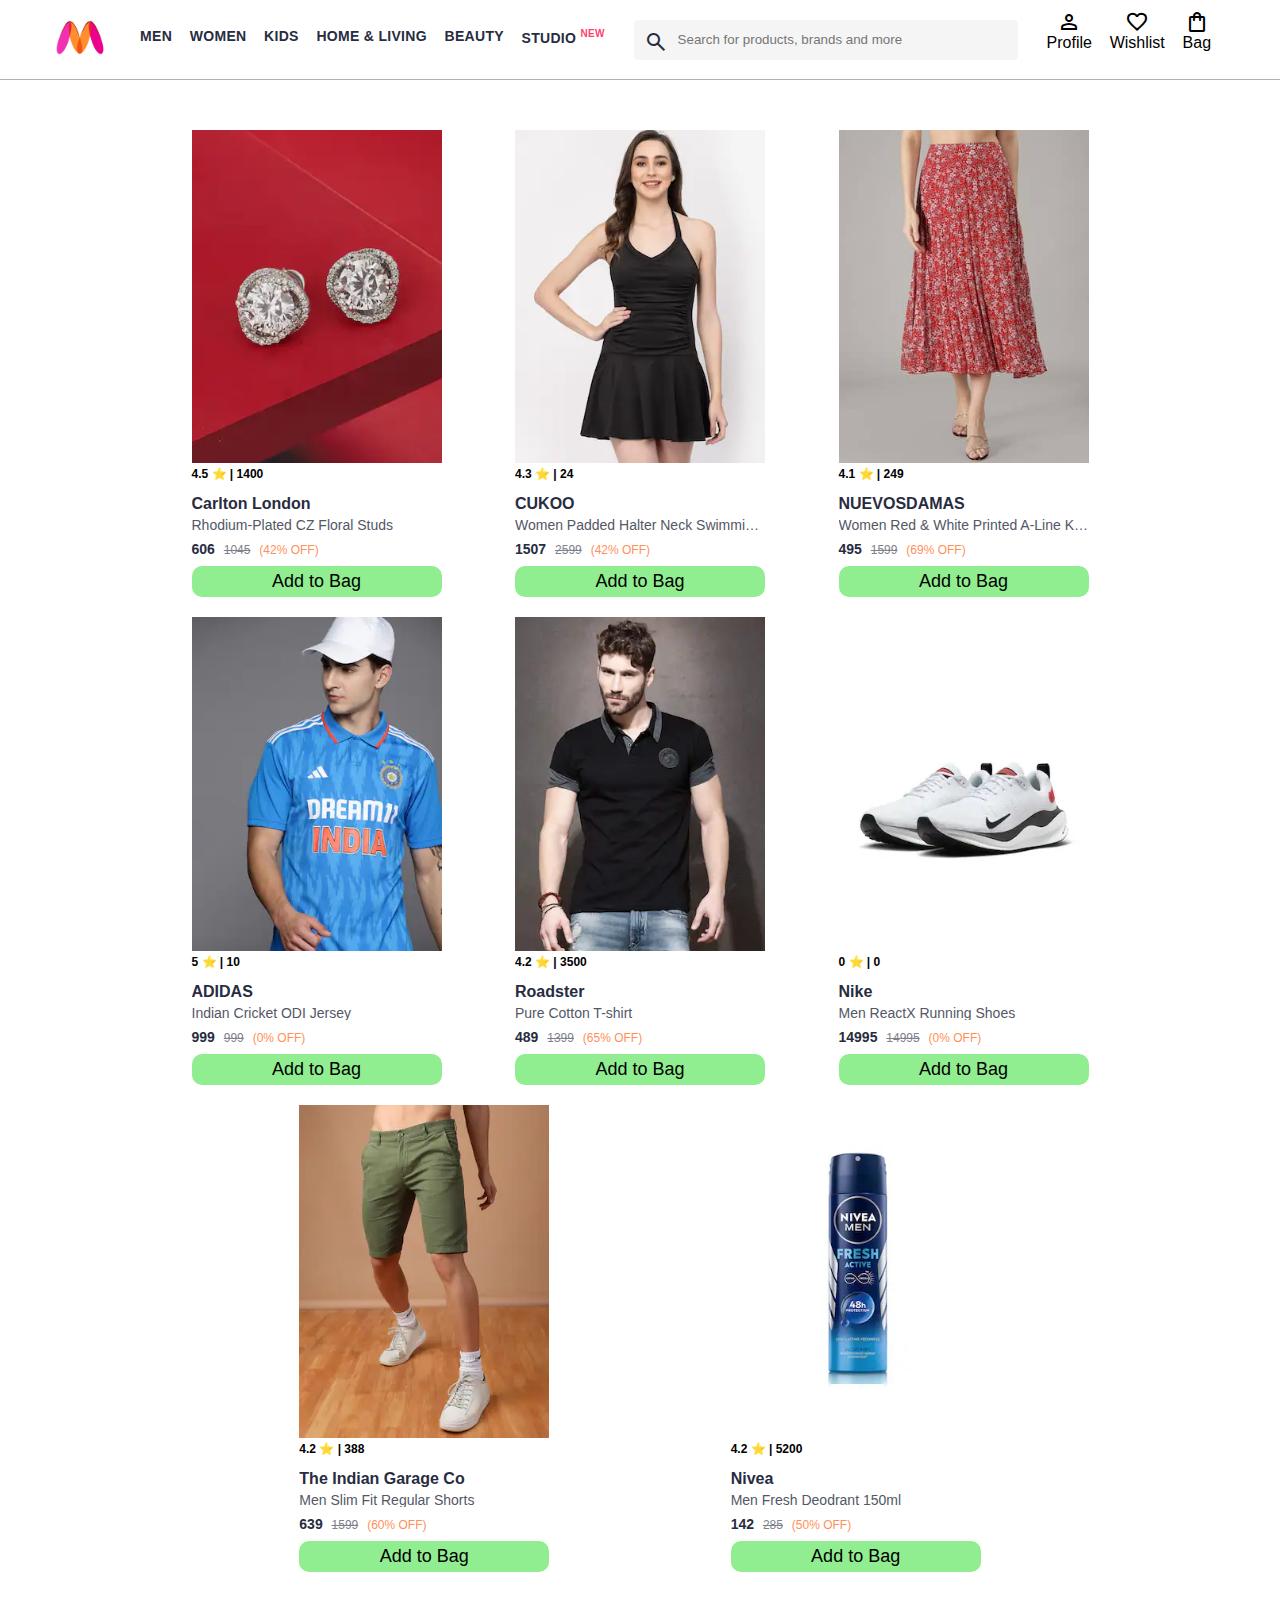
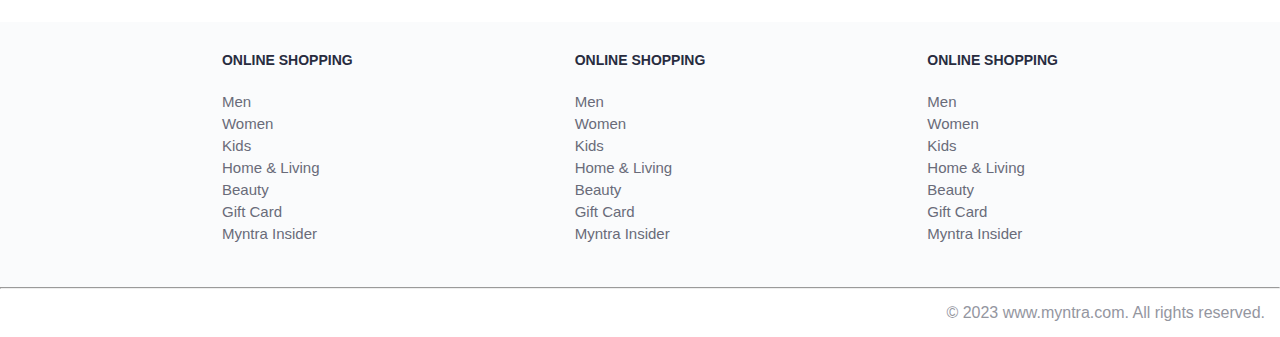
<file: index.html>
<!DOCTYPE html>
<html lang="en">

<head>
    <title>Myntra Functional Clone</title>
    <link rel="stylesheet" href="css/index.css">
    <link rel="stylesheet" href="https://fonts.googleapis.com/css2?family=Material+Symbols+Outlined:opsz,wght,FILL,GRAD@20..48,100..700,0..1,-50..200" />
</head>

<body>
    <header>
        <div class="logo_container">
            <a href="#"><img class="myntra_home" src="images/myntra_logo.webp" alt="Myntra Home"></a>
        </div>
        <nav class="nav_bar">
            <a href="#">Men</a>
            <a href="#">Women</a>
            <a href="#">Kids</a>
            <a href="#">Home & Living</a>
            <a href="#">Beauty</a>
            <a href="#">Studio <sup>New</sup></a>
        </nav>
        <div class="search_bar">
            <span class="material-symbols-outlined search_icon">search</span>
            <input class="search_input" placeholder="Search for products, brands and more">
        </div>
        <div class="action_bar">
            <div class="action_container">
                <span class="material-symbols-outlined action_icon">person</span>
                <span class="action_name">Profile</span>
            </div>

            <div class="action_container">
                <span class="material-symbols-outlined action_icon">favorite</span>
                <span class="action_name">Wishlist</span>
            </div>

            <a class="action_container" href="pages/bag.html">
                <span class="material-symbols-outlined action_icon">shopping_bag</span>
                <span class="action_name">Bag</span>
                <span class="bag-item-count"></span>
            </a>
        </div>
    </header>
    <main>
        <div class="items-container">

        </div>
    </main>
    <footer>
        <div class="footer_container">
            <div class="footer_column">
                <h3>ONLINE SHOPPING</h3>

                <a href="#">Men</a>
                <a href="#">Women</a>
                <a href="#">Kids</a>
                <a href="#">Home & Living</a>
                <a href="#">Beauty</a>
                <a href="#">Gift Card</a>
                <a href="#">Myntra Insider</a>
            </div>

            <div class="footer_column">
                <h3>ONLINE SHOPPING</h3>

                <a href="#">Men</a>
                <a href="#">Women</a>
                <a href="#">Kids</a>
                <a href="#">Home & Living</a>
                <a href="#">Beauty</a>
                <a href="#">Gift Card</a>
                <a href="#">Myntra Insider</a>
            </div>

            <div class="footer_column">
                <h3>ONLINE SHOPPING</h3>

                <a href="#">Men</a>
                <a href="#">Women</a>
                <a href="#">Kids</a>
                <a href="#">Home & Living</a>
                <a href="#">Beauty</a>
                <a href="#">Gift Card</a>
                <a href="#">Myntra Insider</a>
            </div>
        </div>
        <hr>

        <div class="copyright">
            © 2023 www.myntra.com. All rights reserved.
        </div>
    </footer>
    <script src="data/items.js"></script>
    <script src="scripts/index.js"></script>
</body>

</html>
</file>
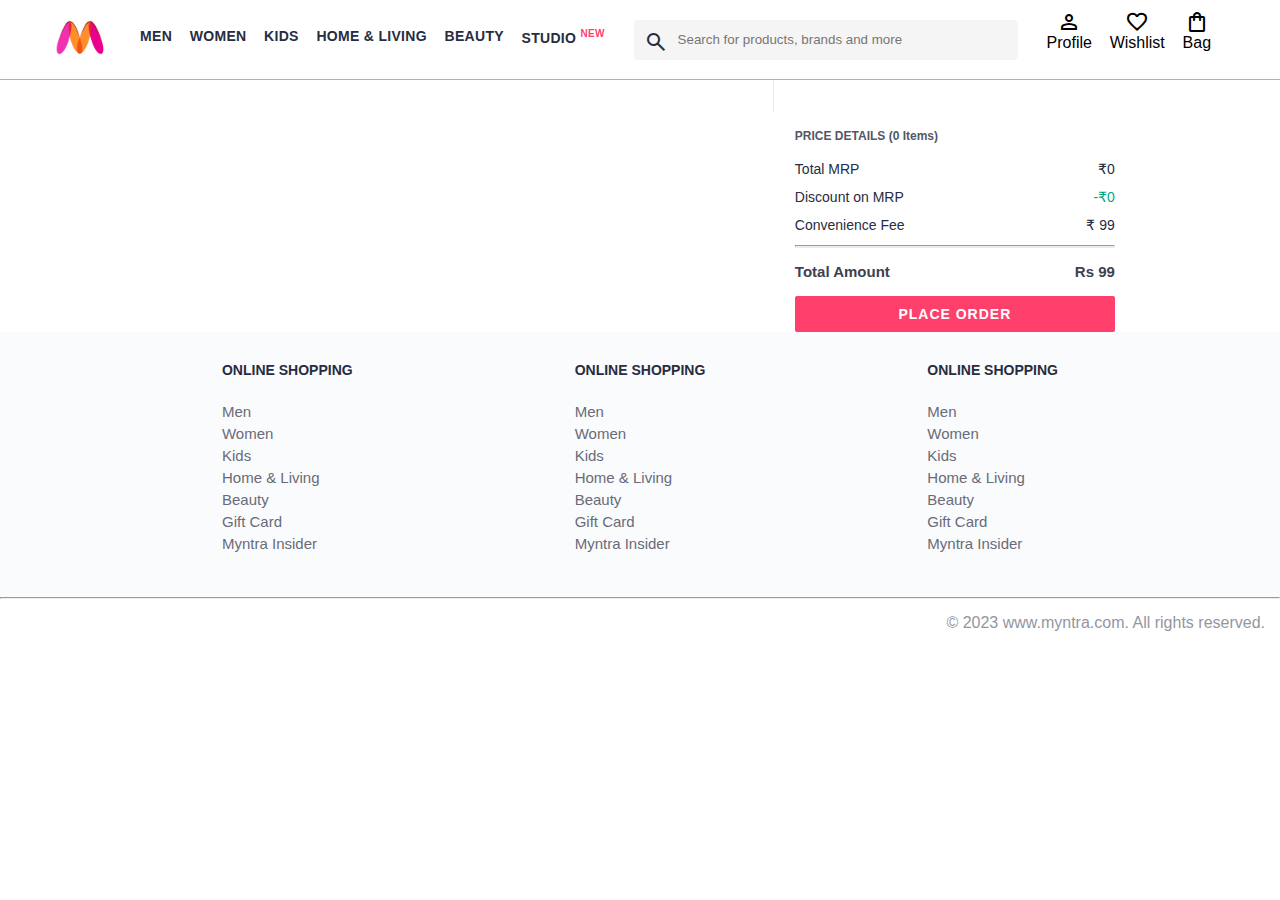
<file: pages/bag.html>
<!DOCTYPE html>
<html lang="en">

<head>
    <title>Myntra Clone</title>
    <link rel="stylesheet" href="../css/index.css">
    <link rel="stylesheet" href="../css/bag.css">
    <link rel="stylesheet" href="https://fonts.googleapis.com/css2?family=Material+Symbols+Outlined:opsz,wght,FILL,GRAD@20..48,100..700,0..1,-50..200" />
</head>

<body>
    <header>
        <div class="logo_container">
            <a href="#"><img class="myntra_home" src="../images/myntra_logo.webp" alt="Myntra Home"></a>
        </div>
        <nav class="nav_bar">
            <a href="#">Men</a>
            <a href="#">Women</a>
            <a href="#">Kids</a>
            <a href="#">Home & Living</a>
            <a href="#">Beauty</a>
            <a href="#">Studio <sup>New</sup></a>
        </nav>
        <div class="search_bar">
            <span class="material-symbols-outlined search_icon">search</span>
            <input class="search_input" placeholder="Search for products, brands and more">
        </div>
        <div class="action_bar">
            <div class="action_container">
                <span class="material-symbols-outlined action_icon">person</span>
                <span class="action_name">Profile</span>
            </div>

            <div class="action_container">
                <span class="material-symbols-outlined action_icon">favorite</span>
                <span class="action_name">Wishlist</span>
            </div>

            <div class="action_container">
                <span class="material-symbols-outlined action_icon">shopping_bag</span>
                <span class="action_name">Bag</span>
                <span class="bag-item-count">0</span>
            </div>
        </div>
    </header>
    <main>
        <div class="bag-page">
            <div class="bag-items-container">

            </div>
            <div class="bag-summary">
                <div class="bag-details-container">
                    <div class="price-header">PRICE DETAILS (2 Items) </div>
                    <div class="price-item">
                        <span class="price-item-tag">Total MRP</span>
                        <span class="price-item-value">Rs1284</span>
                    </div>
                    <div class="price-item">
                        <span class="price-item-tag">Discount on MRP</span>
                        <span class="price-item-value priceDetail-base-discount">-Rs143</span>
                    </div>
                    <div class="price-item">
                        <span class="price-item-tag">Convenience Fee</span>
                        <span class="price-item-value">Rs 99</span>
                    </div>
                    <hr>
                    <div class="price-footer">
                        <span class="price-item-tag">Total Amount</span>
                        <span class="price-item-value">Rs 1240</span>
                    </div>
                </div>
                <button class="btn-place-order">
            <div class="css-xjhrni">PLACE ORDER</div>
          </button>
            </div>

        </div>
    </main>
    <footer>
        <div class="footer_container">
            <div class="footer_column">
                <h3>ONLINE SHOPPING</h3>

                <a href="#">Men</a>
                <a href="#">Women</a>
                <a href="#">Kids</a>
                <a href="#">Home & Living</a>
                <a href="#">Beauty</a>
                <a href="#">Gift Card</a>
                <a href="#">Myntra Insider</a>
            </div>

            <div class="footer_column">
                <h3>ONLINE SHOPPING</h3>

                <a href="#">Men</a>
                <a href="#">Women</a>
                <a href="#">Kids</a>
                <a href="#">Home & Living</a>
                <a href="#">Beauty</a>
                <a href="#">Gift Card</a>
                <a href="#">Myntra Insider</a>
            </div>

            <div class="footer_column">
                <h3>ONLINE SHOPPING</h3>

                <a href="#">Men</a>
                <a href="#">Women</a>
                <a href="#">Kids</a>
                <a href="#">Home & Living</a>
                <a href="#">Beauty</a>
                <a href="#">Gift Card</a>
                <a href="#">Myntra Insider</a>
            </div>
        </div>
        <hr>

        <div class="copyright">
            © 2023 www.myntra.com. All rights reserved.
        </div>
    </footer>
    <script src="../data/items.js"></script>
    <script src="../scripts/index.js"></script>
    <script src="../scripts/bag.js"></script>
</body>

</html>
</file>
<file: css/index.css>
/***************** Item Page CSS **************************/


/*.action_container {
    text-decoration: none;
}
a.action_container:link {
    color:black;
}
.item-details {
    cursor: pointer;
    width: 250px;
    margin: 10px;
}
.stars {
    font-size: 12px;
    font-weight: 700;
    text-align: left;
}
.company {
    font-size: 18px;
    font-weight: 700;
    line-height: 1;
    color: #282c3f;
    margin-bottom: 6px;
    overflow: hidden;
    text-overflow: ellipsis;
    white-space: nowrap;
    margin-top: 20px;
}
.item-name {
    color: #535766;
    font-size: 16px;
    line-height: 1;
    margin-bottom: 0;
    margin-top: 0;
    overflow: hidden;
    text-overflow: ellipsis;
    white-space: nowrap;
    font-weight: 400;
    display: block;
}
.price-container {
    margin-top: 10px;
}
.current-price {
    font-size: 14px;
    font-weight: 700;
    color: #282c3f;
}
.original-price {
    text-decoration: line-through;
    color: #7e818c;
    font-weight: 400;
    margin-left: 5px;
    font-size: 12px;
}
.discount-percentage {
    color: #ff905a;
    font-weight: 400;
    font-size: 12px;
    margin-left: 5px;
}
.btn-bag {
    background-color: lightgreen;
    border: none;
    padding: 5px 15px;
    border-radius: 10px;
    width: 100%;
    margin-top: 7px;
    font-size: 20px;
    cursor: pointer;
}
.bag-items {
    background-color: #f16565;
    white-space: nowrap;
    text-align: center;
    line-height: 18px;
    padding: 0 6px;
    height: 18px;
    position: relative;
    border-radius: 50%;
    font-size: 12px;
    color: #fff;
    left: 13px;
    top: -44px;
    font-weight: 700;
    cursor: pointer;
}*/

* {
    margin: 0;
    padding: 0;
    font-family: Assistant, -apple-system, BlinkMacSystemFont, Segoe UI, Roboto, Helvetica, Arial, sans-serif;
    box-sizing: border-box;
}

header {
    display: flex;
    background-color: #ffffff;
    height: 80px;
    justify-content: space-between;
    align-items: center;
    border-bottom: 1px solid #b6b1b1;
}

.myntra_home {
    height: 45px;
}

.logo_container {
    margin-left: 4%;
}

.action_bar {
    margin-right: 4%;
}

.nav_bar {
    display: flex;
    min-width: 500px;
    justify-content: space-evenly;
}

.nav_bar a {
    font-size: 14px;
    letter-spacing: .3px;
    color: #282c3f;
    font-weight: 700;
    text-transform: uppercase;
    text-decoration: none;
    padding: 28px 0;
    border-bottom: 5px solid #ffffff;
}

.nav_bar a:hover {
    border-bottom: 4px solid #f54e77;
}

.nav_bar a sup {
    color: #ff3f6c;
    font-size: 10px;
}

.search_bar {
    height: 40px;
    min-width: 200px;
    width: 30%;
    display: flex;
    align-items: center;
}

.search_icon {
    box-sizing: content-box;
    height: 20px;
    padding: 10px;
    background-color: #f5f5f6;
    color: #282c3f;
    font-weight: 300;
    border-radius: 4px 0 0 4px;
}

.search_input {
    color: #696e79;
    background-color: #f5f5f6;
    flex-grow: 1;
    height: 40px;
    border: 0;
    border-radius: 0 4px 4px 0;
}

.action_bar {
    display: flex;
    min-width: 200px;
    justify-content: space-evenly;
}

.action_container {
    display: flex;
    flex-direction: column;
    align-items: center;
}


/* Main section */

.banner_container {
    margin: 40px 0;
}

.banner_image {
    width: 100%;
}

.category_heading {
    text-transform: uppercase;
    color: #3e4152;
    letter-spacing: .15em;
    font-size: 1.8em;
    margin: 50px 0 10px 30px;
    max-height: 5em;
    font-weight: 700;
}

.category-items,
.items-container {
    width: 80%;
    margin: 50px 10%;
    display: flex;
    flex-wrap: wrap;
    justify-content: space-evenly;
}

.sale_item {
    width: 250px;
}

.footer_container {
    padding: 30px 0px 40px 0px;
    background: #FAFBFC;
    display: flex;
    justify-content: space-evenly;
}

.footer_column {
    display: flex;
    flex-direction: column;
}

.footer_column h3 {
    color: #282c3f;
    font-size: 14px;
    margin-bottom: 25px;
}

.footer_column a {
    color: #696b79;
    font-size: 15px;
    text-decoration: none;
    padding-bottom: 5px;
}

.copyright {
    color: #94969f;
    text-align: end;
    padding: 15px;
}

.items-container {
    width: 80%;
    margin: 40px 10%;
}

.item-container {
    width: 250px;
    margin: 10px;
}

.item-image {
    width: 100%;
}

.rating {
    font-size: 12px;
    font-weight: 700;
}

.company-name {
    margin-top: 15px;
    font-size: 16px;
    font-weight: 700;
    line-height: 1;
    color: #282c3f;
    margin-bottom: 6px;
    overflow: hidden;
    text-overflow: ellipsis;
    white-space: nowrap;
}

.item-name {
    color: #535766;
    font-size: 14px;
    line-height: 1;
    margin-bottom: 0;
    margin-top: 0;
    overflow: hidden;
    text-overflow: ellipsis;
    white-space: nowrap;
    font-weight: 400;
    display: block;
}

.price {
    margin-top: 10px;
    font-size: 14px;
    line-height: 15px;
    color: #282c3f;
    white-space: nowrap;
}

.current-price {
    font-size: 14px;
    font-weight: 700;
    color: #282c3f;
}

.original-price {
    text-decoration: line-through;
    color: #7e818c;
    font-weight: 400;
    margin-left: 5px;
    font-size: 12px;
}

.discount {
    color: #ff905a;
    font-weight: 400;
    font-size: 12px;
    margin-left: 5px;
}

.btn-add-bag {
    margin-top: 8px;
    font-size: 18px;
    width: 100%;
    background-color: lightgreen;
    border: none;
    padding: 5px 15px;
    border-radius: 10px;
    cursor: pointer;
}

.bag-item-count {
    background-color: #f16565;
    white-space: nowrap;
    text-align: center;
    line-height: 18px;
    padding: 0 6px;
    height: 18px;
    position: relative;
    border-radius: 50%;
    font-size: 12px;
    color: #fff;
    left: 13px;
    top: -44px;
    font-weight: 700;
    cursor: pointer;
}

.action_container {
    text-decoration: none;
}

a.action_container:link {
    color: black;
}
</file>
<file: css/bag.css>
.bag-items-container {
    display: inline-block;
    width: 64%;
    padding-right: 20px;
    border-right: 1px solid #eaeaec;
    padding-top: 32px;
    color: #282c3f;
    font-size: 13px;
    line-height: 1.42857143;
}

.bag-page {
    width: 75%;
    margin-left: 12.5%;
}

.bag-summary {
    vertical-align: top;
    display: inline-block;
    width: 35%;
    padding: 24px 0 0 16px;
    color: #282c3f;
    font-size: 13px;
    line-height: 1.42857143;
}

.bag-details-container {
    margin-bottom: 16px;
}

.price-header {
    font-size: 12px;
    font-weight: 700;
    margin: 24px 0 16px;
    color: #535766;
}

.price-item {
    margin-bottom: 12px;
    line-height: 16px;
    font-size: 14px;
    color: #282c3f;
}

.price-item-value {
    float: right;
}

.priceDetail-base-discount {
    color: #03a685;
}

.price-footer {
    font-weight: 700;
    font-size: 15px;
    padding-top: 16px;
    border-top: 1px solid #eaeaec;
    color: #3e4152;
    line-height: 16px;
}

.btn-place-order {
    width: 100%;
    letter-spacing: 1px;
    font-size: 14px;
    font-weight: 600;
    border-radius: 2px;
    border-width: 0px;
    padding: 10px 16px;
    background-color: rgb(255, 63, 108);
    color: rgb(255, 255, 255);
    cursor: pointer;
}

.bag-item-container {
    margin-bottom: 8px;
    background: #fff;
    font-size: 14px;
    border: 1px solid #eaeaec;
    border-radius: 4px;
    position: relative;
    padding: 12px 12px 0;
}

.item-left-part {
    position: absolute;
    background: rgb(255, 242, 223);
    height: 148px;
    width: 111px;
}

.item-right-part {
    padding-left: 12px;
    position: relative;
    min-height: 148px;
    margin-left: 111px;
    margin-bottom: 12px;
}

.bag-item-img {
    width: 100%;
}

.return-period {
    display: inline-flex;
    font-size: 14px;
    padding-top: 8px;
}

.return-period-days {
    font-weight: 700;
    margin-right: 4px;
}

.delivery-details {
    margin-top: 5px;
    color: #282c3f;
    font-size: 12px;
    letter-spacing: -.1px;
    margin-bottom: 8px;
    line-height: 15px;
}

.delivery-details-days {
    color: #03a685;
}

.remove-from-cart {
    position: relative;
    top: 8px;
    right: 8px;
    font-size: 20px;
    color: #888;
    cursor: pointer;
    z-index: 2;
}
</file>
